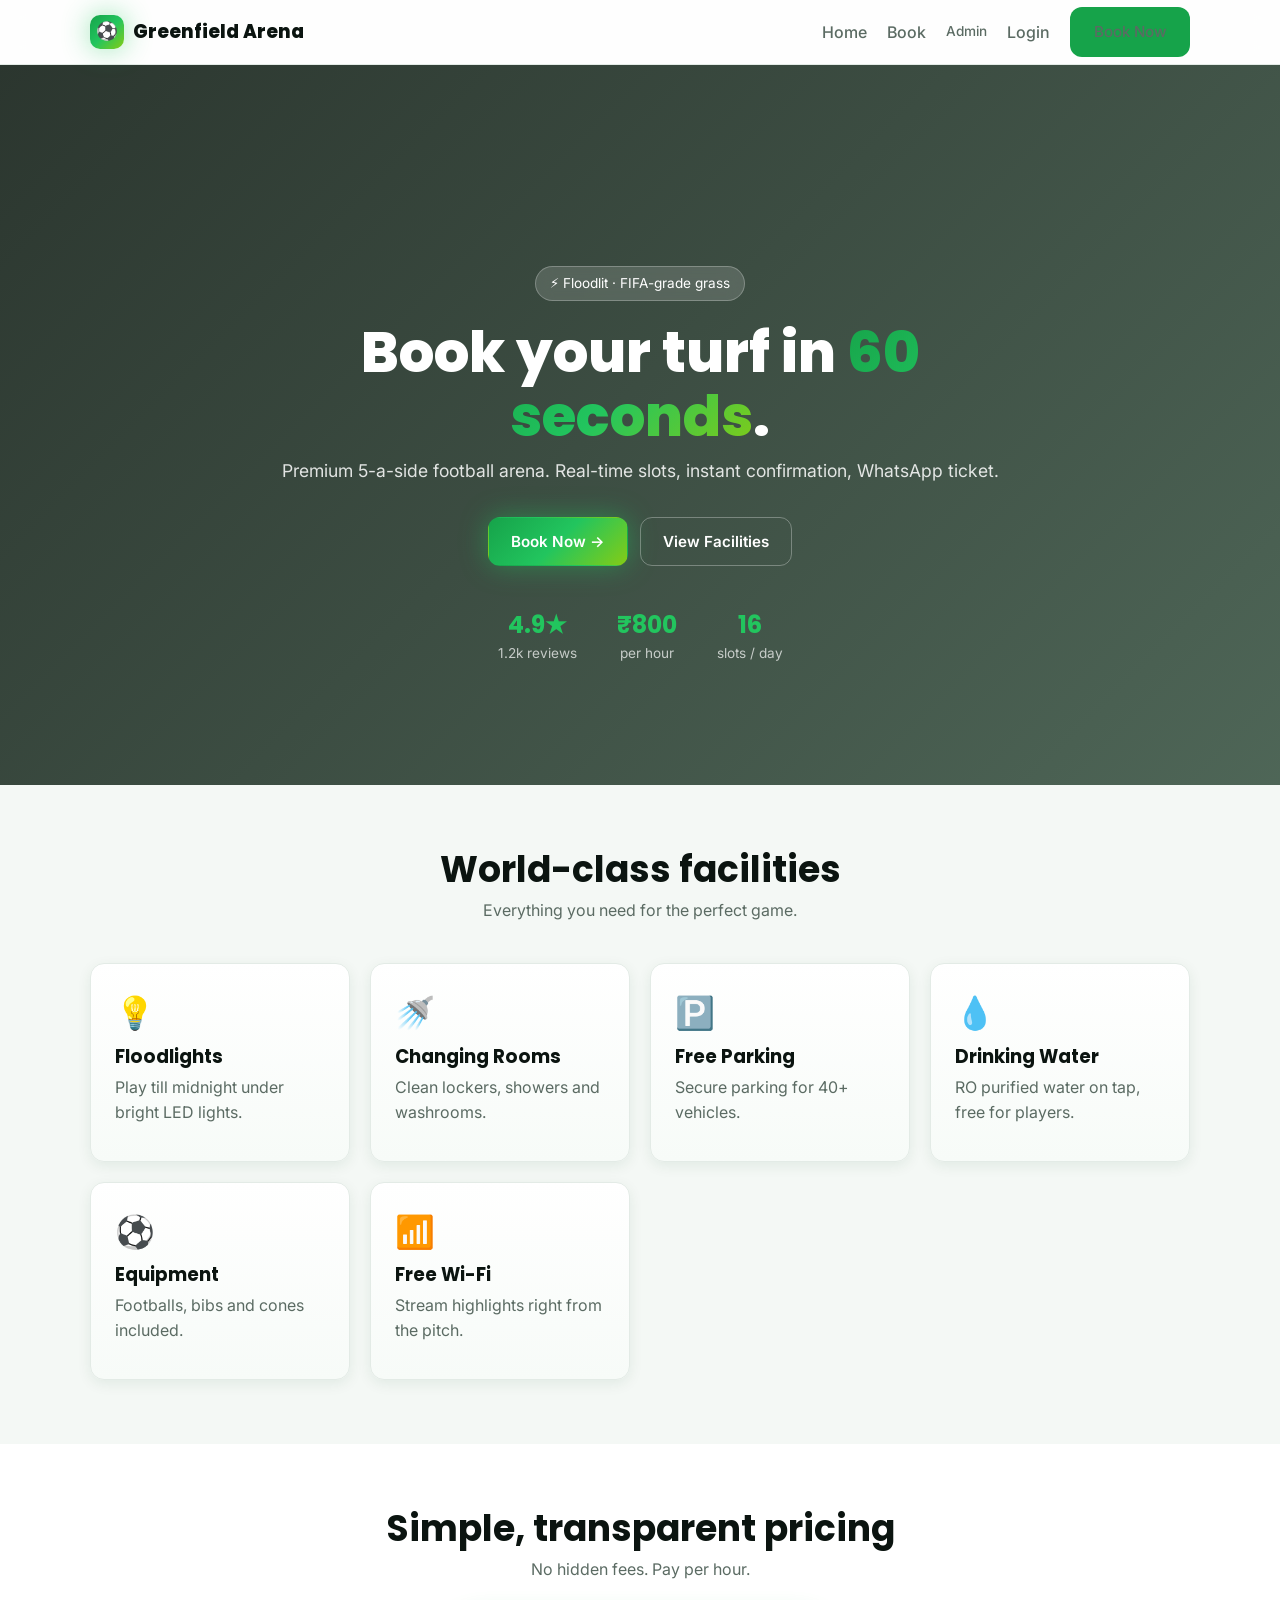
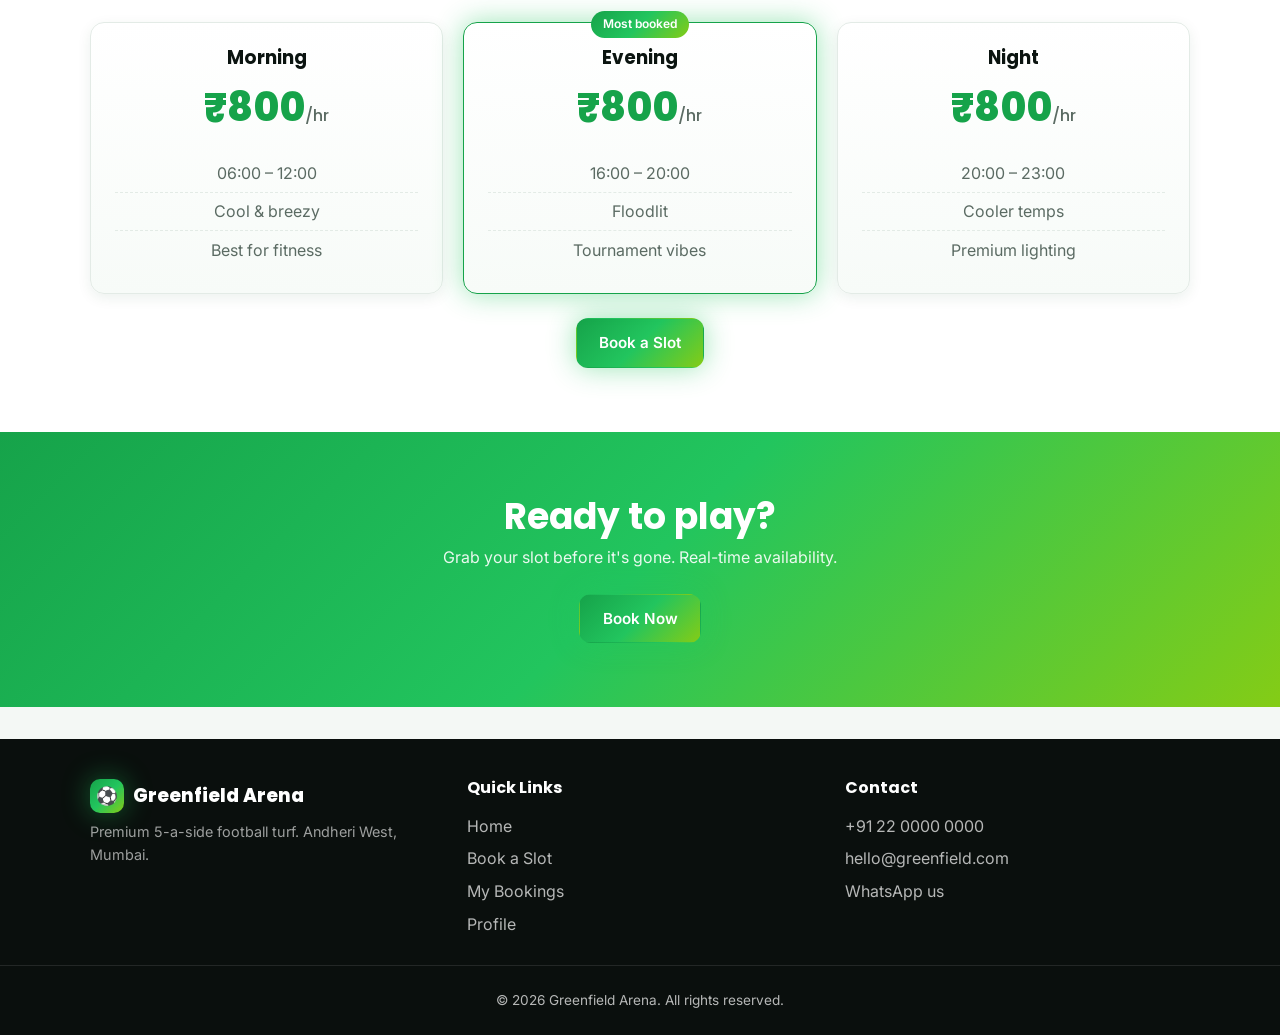
<file: static/index.html>
<!DOCTYPE html>
<html lang="en">
<head>
<meta charset="UTF-8" />
<meta name="viewport" content="width=device-width, initial-scale=1.0" />
<title>Greenfield Arena · Book Your Turf</title>
<meta name="description" content="Book premium 5-a-side football turf slots online. Floodlit, FIFA-grade grass, instant confirmation." />
<link rel="preconnect" href="https://fonts.googleapis.com">
<link rel="preconnect" href="https://fonts.gstatic.com" crossorigin>
<link href="https://fonts.googleapis.com/css2?family=Inter:wght@400;500;600;700&family=Poppins:wght@600;700;800&display=swap" rel="stylesheet">
<link rel="stylesheet" href="css/styles.css" />
</head>
<body>
<div id="navbar"></div>

<main>
  <!-- HERO -->
  <section class="hero">
    <div class="hero-overlay"></div>
    <div class="container hero-inner">
      <span class="badge">⚡ Floodlit · FIFA-grade grass</span>
      <h1>Book your turf in <span class="text-gradient">60 seconds</span>.</h1>
      <p>Premium 5-a-side football arena. Real-time slots, instant confirmation, WhatsApp ticket.</p>
      <div class="hero-cta">
        <a href="pages/book.html" class="btn btn-hero">Book Now →</a>
        <a href="#facilities" class="btn btn-outline">View Facilities</a>
      </div>
      <div class="hero-stats">
        <div><strong>4.9★</strong><span>1.2k reviews</span></div>
        <div><strong>₹800</strong><span>per hour</span></div>
        <div><strong>16</strong><span>slots / day</span></div>
      </div>
    </div>
  </section>

  <!-- FACILITIES -->
  <section id="facilities" class="section">
    <div class="container">
      <h2 class="section-title">World-class facilities</h2>
      <p class="section-sub">Everything you need for the perfect game.</p>
      <div class="grid grid-3">
        <div class="card facility"><div class="icon">💡</div><h3>Floodlights</h3><p>Play till midnight under bright LED lights.</p></div>
        <div class="card facility"><div class="icon">🚿</div><h3>Changing Rooms</h3><p>Clean lockers, showers and washrooms.</p></div>
        <div class="card facility"><div class="icon">🅿️</div><h3>Free Parking</h3><p>Secure parking for 40+ vehicles.</p></div>
        <div class="card facility"><div class="icon">💧</div><h3>Drinking Water</h3><p>RO purified water on tap, free for players.</p></div>
        <div class="card facility"><div class="icon">⚽</div><h3>Equipment</h3><p>Footballs, bibs and cones included.</p></div>
        <div class="card facility"><div class="icon">📶</div><h3>Free Wi-Fi</h3><p>Stream highlights right from the pitch.</p></div>
      </div>
    </div>
  </section>

  <!-- PRICING -->
  <section class="section section-alt">
    <div class="container">
      <h2 class="section-title">Simple, transparent pricing</h2>
      <p class="section-sub">No hidden fees. Pay per hour.</p>
      <div class="grid grid-3">
        <div class="card pricing"><h3>Morning</h3><div class="price">₹800<span>/hr</span></div><ul><li>06:00 – 12:00</li><li>Cool & breezy</li><li>Best for fitness</li></ul></div>
        <div class="card pricing featured"><span class="tag">Most booked</span><h3>Evening</h3><div class="price">₹800<span>/hr</span></div><ul><li>16:00 – 20:00</li><li>Floodlit</li><li>Tournament vibes</li></ul></div>
        <div class="card pricing"><h3>Night</h3><div class="price">₹800<span>/hr</span></div><ul><li>20:00 – 23:00</li><li>Cooler temps</li><li>Premium lighting</li></ul></div>
      </div>
      <div class="center mt-6"><a href="pages/book.html" class="btn btn-hero">Book a Slot</a></div>
    </div>
  </section>

  <!-- CTA -->
  <section class="cta-section">
    <div class="container cta-inner">
      <h2>Ready to play?</h2>
      <p>Grab your slot before it's gone. Real-time availability.</p>
      <a href="pages/book.html" class="btn btn-hero">Book Now</a>
    </div>
  </section>
</main>

<div id="footer"></div>

<div id="toast-root"></div>
<script src="js/app.js"></script>
<script src="js/components.js"></script>
</body>
</html>
</file>
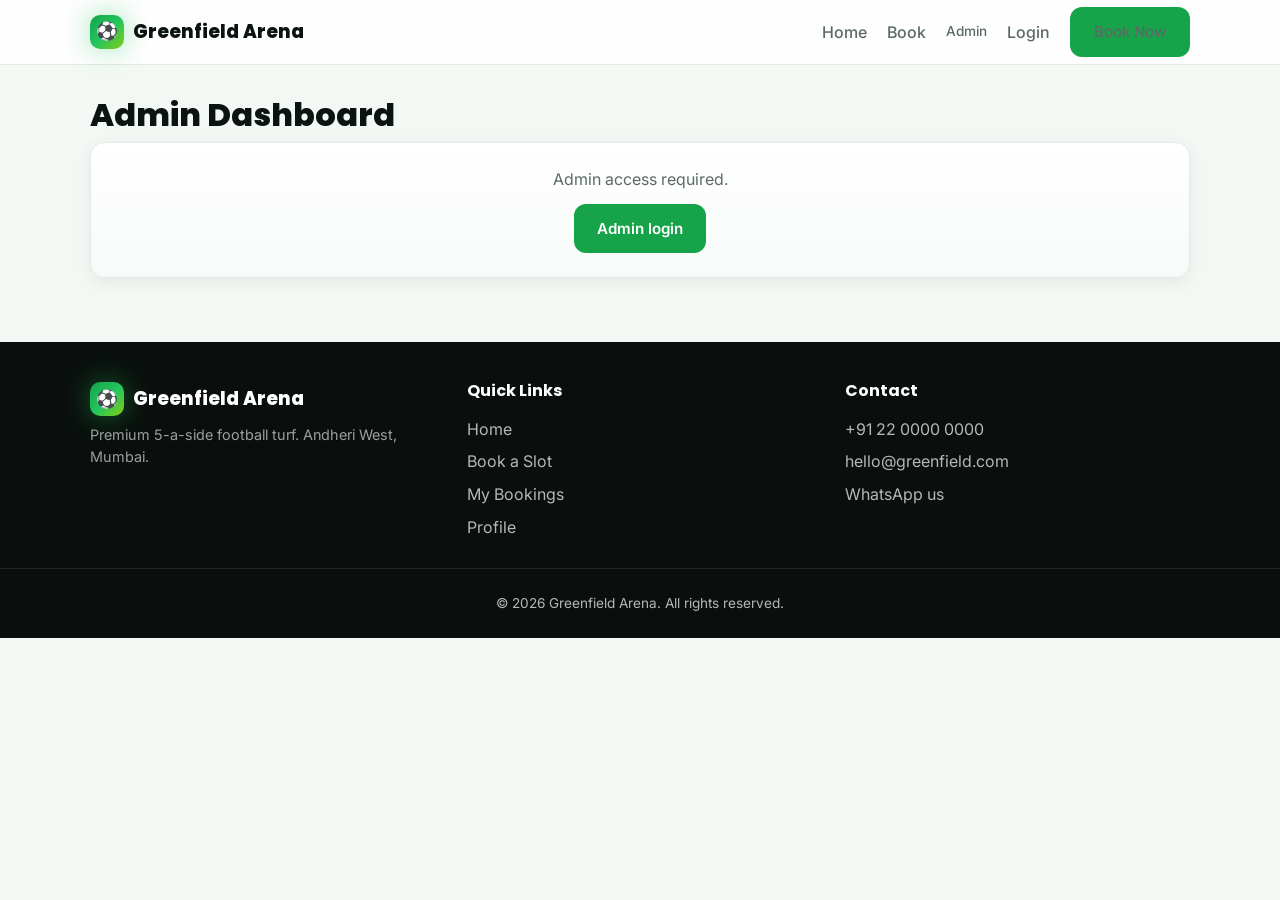
<file: static/pages/admin-dashboard.html>
<!DOCTYPE html>
<html lang="en"><head>
<meta charset="UTF-8"><meta name="viewport" content="width=device-width, initial-scale=1.0">
<title>Admin Dashboard · Greenfield Arena</title>
<link href="https://fonts.googleapis.com/css2?family=Inter:wght@400;500;600;700&family=Poppins:wght@600;700;800&display=swap" rel="stylesheet">
<link rel="stylesheet" href="../css/styles.css">
</head><body>
<div id="navbar"></div>
<main class="container" style="padding:2rem 1.25rem">
  <h1 style="font-size:2rem">Admin Dashboard</h1>
  <div id="content"></div>
</main>
<div id="footer"></div><div id="toast-root"></div>
<script src="../js/app.js"></script><script src="../js/components.js"></script>
<script>
function render() {
  const s = Store.get();
  if (!s.isAdmin) { document.getElementById("content").innerHTML = `<div class="card center"><p>Admin access required.</p><a href="admin-login.html" class="btn btn-primary">Admin login</a></div>`; return; }
  const all = s.bookings;
  const upcoming = all.filter(b => b.status === "upcoming");
  const revenue = all.filter(b => b.status !== "cancelled").reduce((sum, b) => sum + b.amount, 0);
  document.getElementById("content").innerHTML = `
    <div class="grid grid-4" style="margin-bottom:1.5rem">
      <div class="card stat"><div class="label">Total bookings</div><div class="value">${all.length}</div></div>
      <div class="card stat"><div class="label">Upcoming</div><div class="value">${upcoming.length}</div></div>
      <div class="card stat"><div class="label">Revenue</div><div class="value">₹${revenue}</div></div>
      <div class="card stat"><div class="label">Avg / booking</div><div class="value">₹${all.length ? Math.round(revenue / Math.max(1, all.length - all.filter(b=>b.status==='cancelled').length)) : 0}</div></div>
    </div>
    <div class="card" style="margin-bottom:1rem;display:flex;gap:.75rem;flex-wrap:wrap;align-items:end">
      <div style="flex:1;min-width:160px"><label>Search</label><input id="q" placeholder="Name or ID"></div>
      <div style="min-width:160px"><label>Status</label>
        <select id="fstatus">
          <option value="">All</option>
          <option value="upcoming">Upcoming</option>
          <option value="completed">Completed</option>
          <option value="cancelled">Cancelled</option>
        </select>
      </div>
      <div style="min-width:160px"><label>Date</label><input id="fdate" type="date"></div>
    </div>
    <div class="table-wrap"><table id="tbl">
      <thead><tr><th>ID</th><th>Name</th><th>WhatsApp</th><th>Date</th><th>Slots</th><th>Amount</th><th>Status</th><th></th></tr></thead>
      <tbody></tbody>
    </table></div>`;
  const renderRows = () => {
    const q = document.getElementById("q").value.toLowerCase();
    const fs = document.getElementById("fstatus").value;
    const fd = document.getElementById("fdate").value;
    const rows = all.filter(b =>
      (!q || b.name.toLowerCase().includes(q) || b.id.toLowerCase().includes(q)) &&
      (!fs || b.status === fs) && (!fd || b.date === fd)
    ).sort((a,b) => b.createdAt.localeCompare(a.createdAt));
    document.querySelector("#tbl tbody").innerHTML = rows.length ? rows.map(b => `
      <tr><td><code>${b.id}</code></td><td>${b.name}</td><td>${b.whatsapp}</td>
      <td>${fmtDate(b.date)}</td><td>${b.slotIds.map(x=>x.split("-")[0]).join(", ")}</td>
      <td>₹${b.amount}</td><td><span class="status-pill status-${b.status}">${b.status}</span></td>
      <td>${b.status === "upcoming" ? `<button class="btn btn-danger" data-cancel="${b.id}">Cancel</button>` : ""}</td></tr>`).join("")
      : `<tr><td colspan="8" style="text-align:center;color:var(--text-muted);padding:2rem">No bookings match your filters.</td></tr>`;
    document.querySelectorAll("[data-cancel]").forEach(btn => btn.addEventListener("click", () => {
      Store.cancelBooking(btn.dataset.cancel); toast("Cancelled", "success"); render();
    }));
  };
  ["q","fstatus","fdate"].forEach(id => document.getElementById(id).addEventListener("input", renderRows));
  renderRows();
}
render();
</script>
</body></html>
</file>
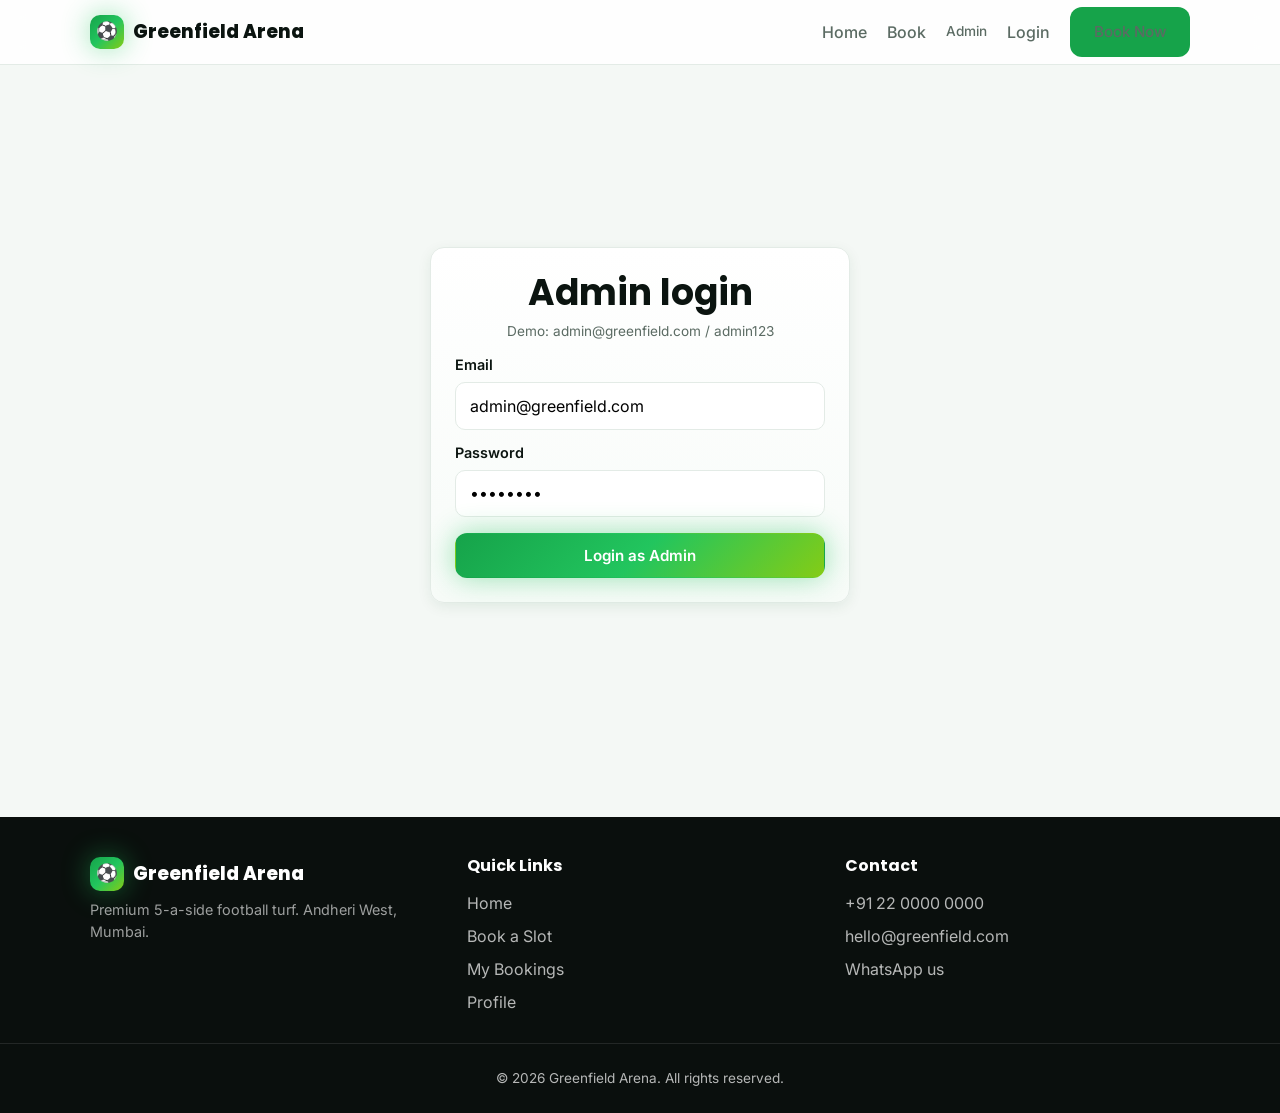
<file: static/pages/admin-login.html>
<!DOCTYPE html>
<html lang="en"><head>
<meta charset="UTF-8"><meta name="viewport" content="width=device-width, initial-scale=1.0">
<title>Admin Login · Greenfield Arena</title>
<link href="https://fonts.googleapis.com/css2?family=Inter:wght@400;500;600;700&family=Poppins:wght@600;700;800&display=swap" rel="stylesheet">
<link rel="stylesheet" href="../css/styles.css">
</head><body>
<div id="navbar"></div>
<main class="auth-wrap">
  <div class="card auth-card">
    <h2>Admin login</h2>
    <p style="text-align:center;font-size:.85rem;color:var(--text-muted)">Demo: admin@greenfield.com / admin123</p>
    <div style="margin-top:.75rem"><label>Email</label><input id="f-email" type="email" value="admin@greenfield.com"></div>
    <div style="margin-top:.75rem"><label>Password</label><input id="f-pass" type="password" value="admin123"></div>
    <button class="btn btn-hero btn-block" id="submit-btn" style="margin-top:1rem">Login as Admin</button>
  </div>
</main>
<div id="footer"></div><div id="toast-root"></div>
<script src="../js/app.js"></script><script src="../js/components.js"></script>
<script>
document.getElementById("submit-btn").addEventListener("click", () => {
  const r = Store.adminLogin(document.getElementById("f-email").value.trim(), document.getElementById("f-pass").value);
  if (!r.ok) { toast(r.error, "error"); return; }
  toast("Welcome, admin!", "success");
  setTimeout(() => { location.href = "/admin"; }, 500);
});
</script>
</body></html>
</file>
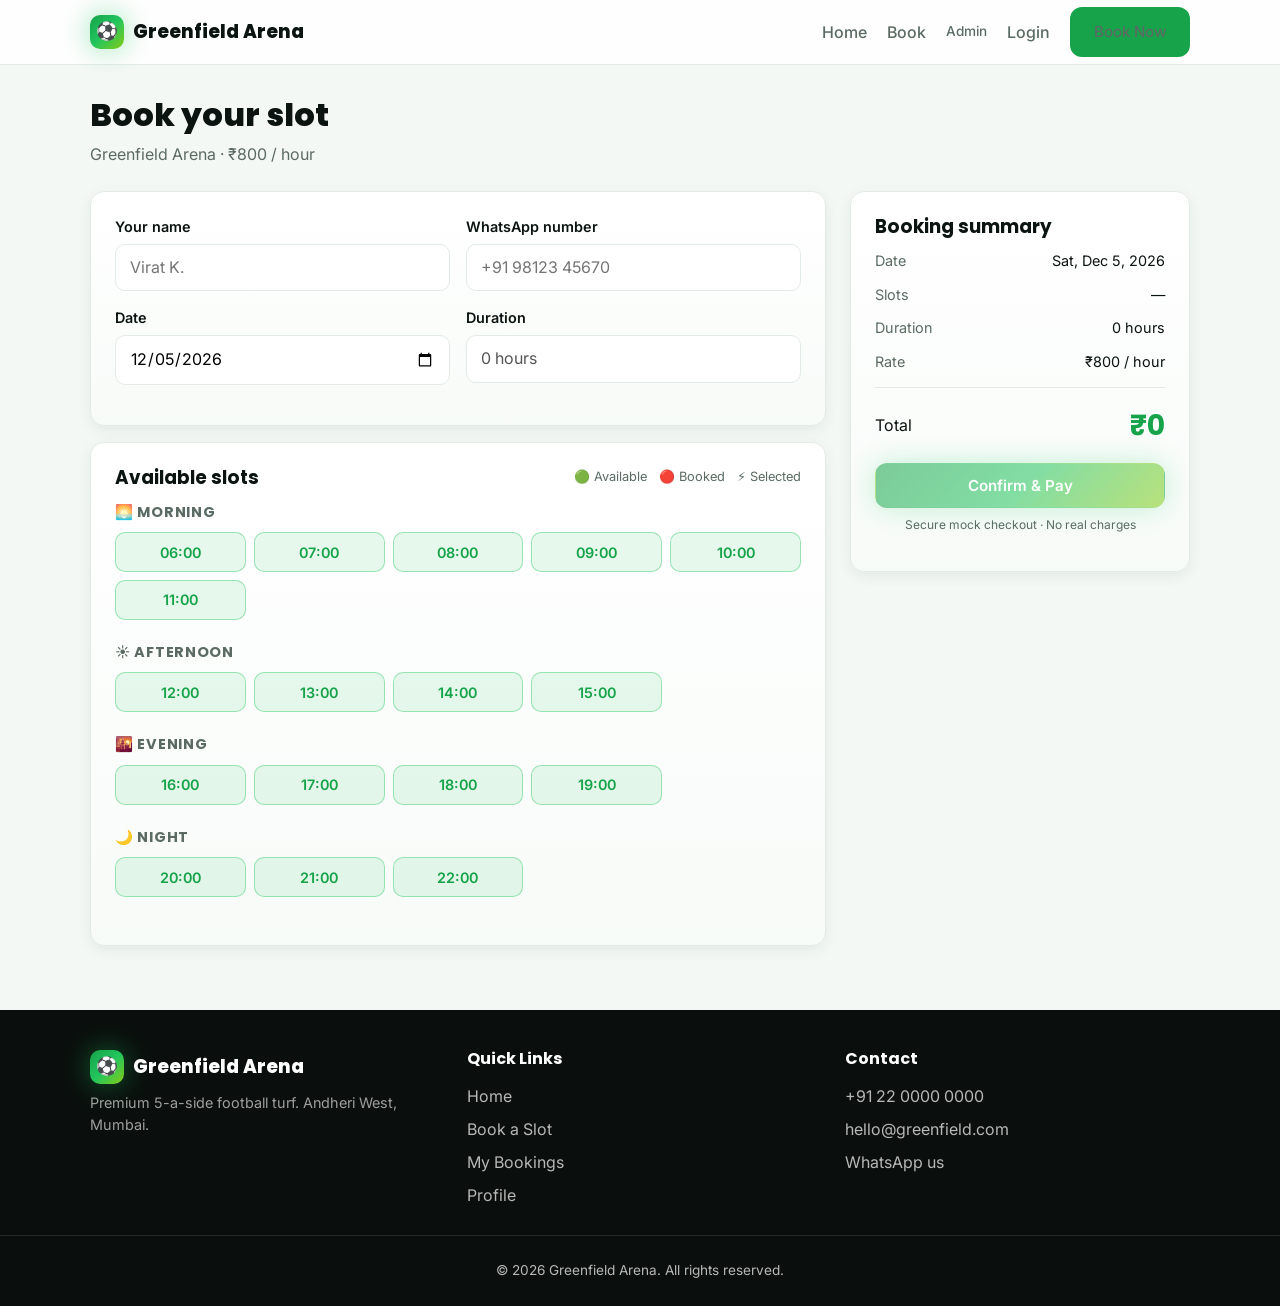
<file: static/pages/book.html>
<!DOCTYPE html>
<html lang="en">
<head>
<meta charset="UTF-8" />
<meta name="viewport" content="width=device-width, initial-scale=1.0" />
<title>Book a Slot · Greenfield Arena</title>
<link href="https://fonts.googleapis.com/css2?family=Inter:wght@400;500;600;700&family=Poppins:wght@600;700;800&display=swap" rel="stylesheet">
<link rel="stylesheet" href="../css/styles.css" />
</head>
<body>
<div id="navbar"></div>

<main class="container" style="padding:2rem 1.25rem">
  <h1 style="font-size:2rem">Book your slot</h1>
  <p style="margin-bottom:1.5rem">Greenfield Arena · ₹800 / hour</p>

  <div class="book-grid">
    <div>
      <div class="card">
        <div class="form-row">
          <div><label>Your name</label><input id="f-name" placeholder="Virat K." /></div>
          <div><label>WhatsApp number</label><input id="f-wa" placeholder="+91 98123 45670" /></div>
          <div><label>Date</label><input id="f-date" type="date" /></div>
          <div><label>Duration</label><input id="f-duration" value="0 hours" disabled /></div>
        </div>
      </div>

      <div class="card" style="margin-top:1rem">
        <div style="display:flex;justify-content:space-between;align-items:center;margin-bottom:1rem;flex-wrap:wrap;gap:.5rem">
          <h3 style="margin:0">Available slots</h3>
          <div style="display:flex;gap:.75rem;font-size:.8rem;color:var(--text-muted)">
            <span>🟢 Available</span><span>🔴 Booked</span><span>⚡ Selected</span>
          </div>
        </div>
        <div id="slots-container"><div class="loading"><div class="spinner"></div>Loading slots…</div></div>
      </div>
    </div>

    <div>
      <div class="card summary">
        <h3>Booking summary</h3>
        <div class="summary-row"><span>Date</span><span id="s-date">—</span></div>
        <div class="summary-row"><span>Slots</span><span id="s-slots">—</span></div>
        <div class="summary-row"><span>Duration</span><span id="s-duration">0 hours</span></div>
        <div class="summary-row"><span>Rate</span><span>₹800 / hour</span></div>
        <div class="total"><span>Total</span><strong id="s-total">₹0</strong></div>
        <button id="confirm-btn" class="btn btn-hero btn-block" style="margin-top:1rem" disabled>Confirm & Pay</button>
        <p style="text-align:center;font-size:.75rem;color:var(--text-muted);margin-top:.5rem">Secure mock checkout · No real charges</p>
      </div>
    </div>
  </div>
</main>

<div id="footer"></div>
<div id="toast-root"></div>
<script src="../js/app.js"></script>
<script src="../js/components.js"></script>
<script>
const periodIcons = { Morning: "🌅", Afternoon: "☀️", Evening: "🌇", Night: "🌙" };
let selected = [];
const dateInput = document.getElementById("f-date");
dateInput.value = todayIso();
dateInput.min = todayIso();

const user = Store.get().user;
if (user) {
  document.getElementById("f-name").value = user.name || "";
  document.getElementById("f-wa").value = user.whatsapp || "";
}

function renderSlots() {
  const container = document.getElementById("slots-container");
  container.innerHTML = `<div class="loading"><div class="spinner"></div>Loading slots…</div>`;
  selected = [];
  updateSummary();
  setTimeout(() => {
    try {
      const date = dateInput.value;
      const isToday = date === todayIso();
      const nowHour = new Date().getHours();
      let html = "";
      for (const period of ["Morning","Afternoon","Evening","Night"]) {
        html += `<div class="slot-section"><h4>${periodIcons[period]} ${period}</h4><div class="slot-grid">`;
        for (const slot of SLOTS_BY_PERIOD[period]) {
          const booked = Store.isSlotBooked(date, slot.id);
          const past = isToday && parseInt(slot.id.slice(0, 2), 10) <= nowHour;
          const cls = (booked || past) ? "booked" : "available";
          html += `<button type="button" class="slot ${cls}" data-id="${slot.id}" ${booked || past ? "disabled" : ""}>${slot.start}</button>`;
        }
        html += `</div></div>`;
      }
      container.innerHTML = html;
      container.querySelectorAll(".slot.available, .slot.selected").forEach(btn => {
        btn.addEventListener("click", () => {
          const id = btn.dataset.id;
          if (selected.includes(id)) { selected = selected.filter(s => s !== id); btn.classList.remove("selected"); btn.classList.add("available"); }
          else { selected.push(id); btn.classList.remove("available"); btn.classList.add("selected"); }
          updateSummary();
        });
      });
    } catch (e) {
      console.error(e);
      container.innerHTML = `<div class="loading" style="color:var(--danger)">Could not load slots. Check that the server is running and try again.</div>`;
      toast("Could not load slots", "error");
    }
  }, 350);
}
function updateSummary() {
  document.getElementById("s-date").textContent = fmtDate(dateInput.value);
  document.getElementById("s-slots").textContent = selected.length ? selected.map(s => s.split("-")[0]).join(", ") : "—";
  const dur = `${selected.length} hour${selected.length === 1 ? "" : "s"}`;
  document.getElementById("s-duration").textContent = dur;
  document.getElementById("f-duration").value = dur;
  document.getElementById("s-total").textContent = "₹" + (selected.length * PRICE_PER_HOUR);
  document.getElementById("confirm-btn").disabled = selected.length === 0;
}
dateInput.addEventListener("change", renderSlots);
renderSlots();

document.getElementById("confirm-btn").addEventListener("click", () => {
  const u = Store.get().user;
  if (!u) { toast("Please login to book", "error"); setTimeout(() => location.href = "login.html?next=book", 600); return; }
  const name = document.getElementById("f-name").value.trim();
  const wa = document.getElementById("f-wa").value.trim();
  if (!name || !/^\+?\d{10,}$/.test(wa.replace(/\s/g,""))) { toast("Enter name and valid WhatsApp", "error"); return; }
  if (selected.length === 0) { toast("Select at least one slot", "error"); return; }
  const btn = document.getElementById("confirm-btn");
  btn.disabled = true; btn.textContent = "Confirming…";
  setTimeout(() => {
    const result = Store.createBooking({ name, whatsapp: wa, date: dateInput.value, slotIds: selected, amount: selected.length * PRICE_PER_HOUR, paymentMethod: "upi" });
    if (result.error) { toast(result.error, "error"); btn.disabled = false; btn.textContent = "Confirm & Pay"; return; }
    toast("Booking confirmed! 🎉", "success");
    setTimeout(() => location.href = "confirmation.html?id=" + result.id, 500);
  }, 800);
});
</script>
</body>
</html>
</file>
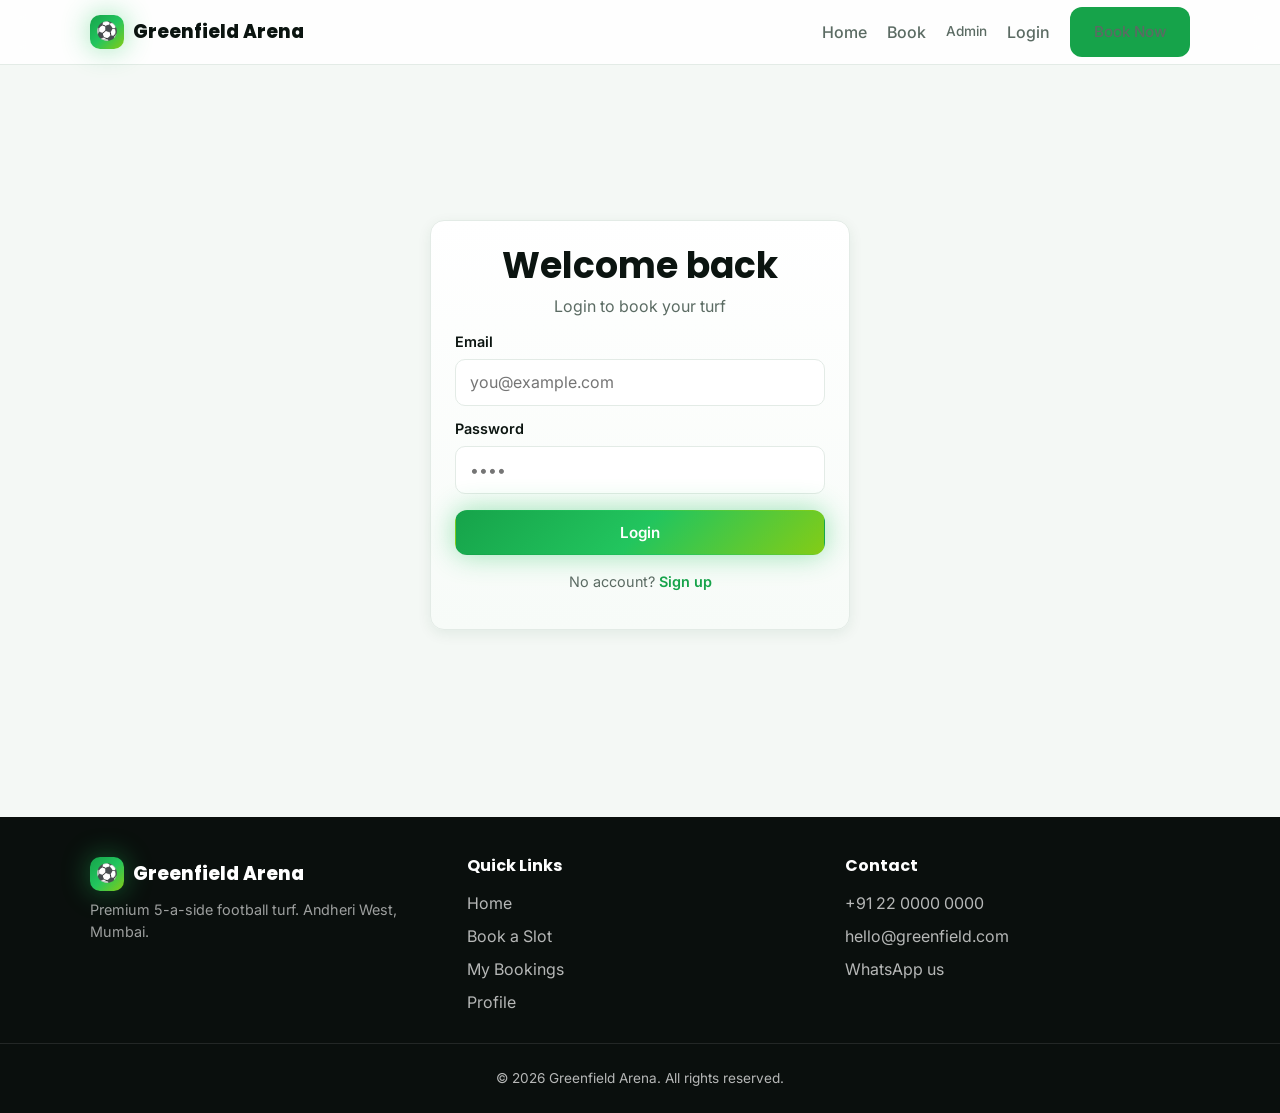
<file: static/pages/login.html>
<!DOCTYPE html>
<html lang="en"><head>
<meta charset="UTF-8"><meta name="viewport" content="width=device-width, initial-scale=1.0">
<title>Login · Greenfield Arena</title>
<link href="https://fonts.googleapis.com/css2?family=Inter:wght@400;500;600;700&family=Poppins:wght@600;700;800&display=swap" rel="stylesheet">
<link rel="stylesheet" href="../css/styles.css">
</head><body>
<div id="navbar"></div>
<main class="auth-wrap">
  <div class="card auth-card">
    <h2 id="title">Welcome back</h2>
    <p style="text-align:center" id="sub">Login to book your turf</p>
    <div id="signup-name" style="display:none"><label>Name</label><input id="f-name" placeholder="Your name"></div>
    <div style="margin-top:.75rem"><label>Email</label><input id="f-email" type="email" placeholder="you@example.com"></div>
    <div style="margin-top:.75rem"><label>Password</label><input id="f-pass" type="password" placeholder="••••"></div>
    <button class="btn btn-hero btn-block" id="submit-btn" style="margin-top:1rem">Login</button>
    <p class="auth-switch">
      <span id="switch-text">No account?</span>
      <a href="#" id="switch-link">Sign up</a>
    </p>
  </div>
</main>
<div id="footer"></div><div id="toast-root"></div>
<script src="../js/app.js"></script><script src="../js/components.js"></script>
<script>
let mode = "login";
const next = qs("next");
function applyMode() {
  document.getElementById("title").textContent = mode === "login" ? "Welcome back" : "Create account";
  document.getElementById("sub").textContent = mode === "login" ? "Login to book your turf" : "Sign up to start booking";
  document.getElementById("signup-name").style.display = mode === "login" ? "none" : "block";
  document.getElementById("submit-btn").textContent = mode === "login" ? "Login" : "Sign up";
  document.getElementById("switch-text").textContent = mode === "login" ? "No account?" : "Have an account?";
  document.getElementById("switch-link").textContent = mode === "login" ? "Sign up" : "Login";
}
document.getElementById("switch-link").addEventListener("click", e => { e.preventDefault(); mode = mode === "login" ? "signup" : "login"; applyMode(); });
document.getElementById("submit-btn").addEventListener("click", () => {
  const email = document.getElementById("f-email").value.trim();
  const pass = document.getElementById("f-pass").value;
  const name = document.getElementById("f-name")?.value.trim() || "";
  const r = mode === "login" ? Store.login(email, pass) : Store.signup(name, email, pass);
  if (!r.ok) { toast(r.error, "error"); return; }
  toast("Welcome!", "success");
  setTimeout(() => {
    if (next) {
      location.href = location.pathname.includes("/pages/") ? next + ".html" : "/" + next;
    } else {
      location.href = location.pathname.includes("/pages/") ? "../index.html" : "/";
    }
  }, 500);
});
applyMode();
</script>
</body></html>
</file>
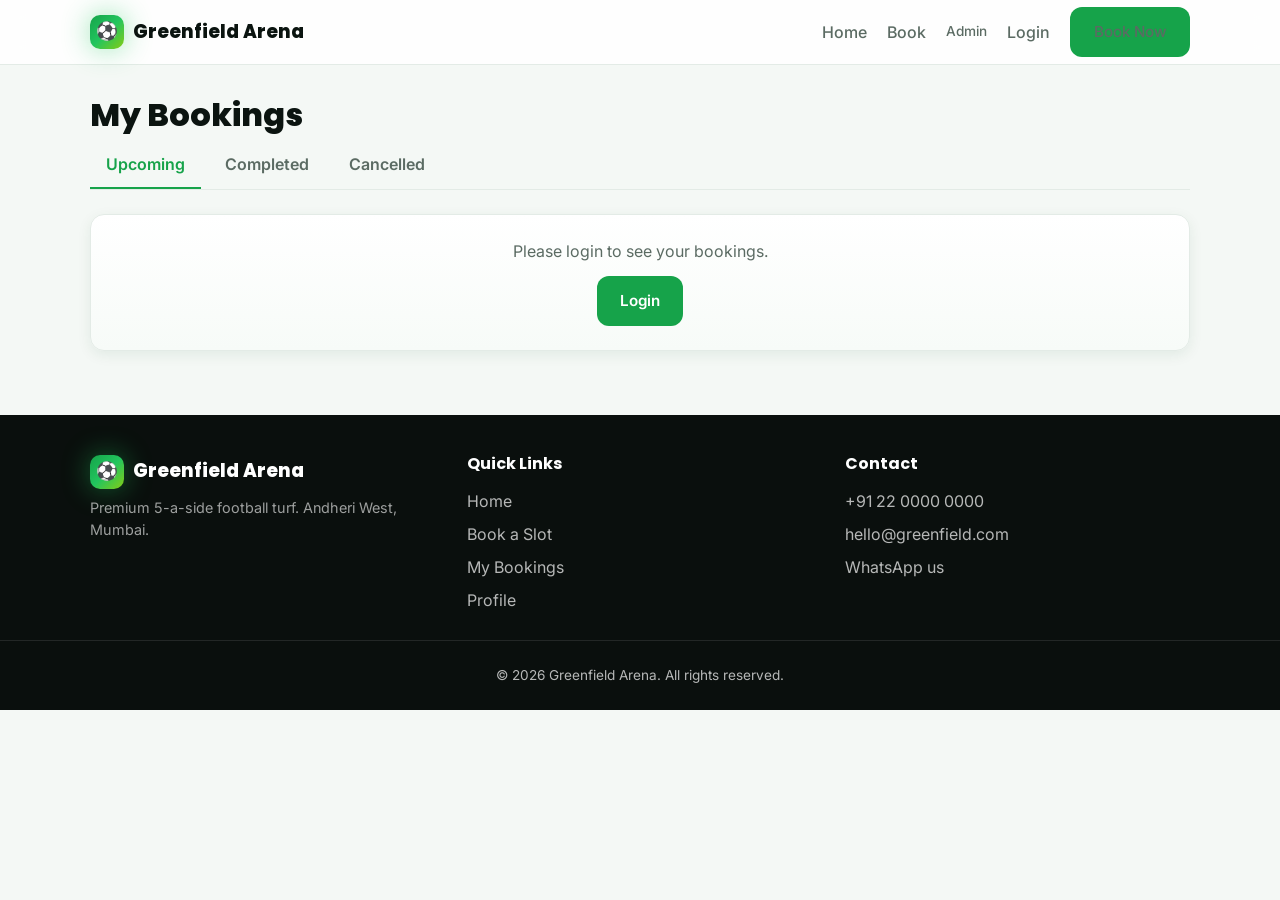
<file: static/pages/my-bookings.html>
<!DOCTYPE html>
<html lang="en"><head>
<meta charset="UTF-8"><meta name="viewport" content="width=device-width, initial-scale=1.0">
<title>My Bookings · Greenfield Arena</title>
<link href="https://fonts.googleapis.com/css2?family=Inter:wght@400;500;600;700&family=Poppins:wght@600;700;800&display=swap" rel="stylesheet">
<link rel="stylesheet" href="../css/styles.css">
</head><body>
<div id="navbar"></div>
<main class="container" style="padding:2rem 1.25rem">
  <h1 style="font-size:2rem">My Bookings</h1>
  <div class="tabs" id="tabs">
    <button class="tab active" data-status="upcoming">Upcoming</button>
    <button class="tab" data-status="completed">Completed</button>
    <button class="tab" data-status="cancelled">Cancelled</button>
  </div>
  <div id="list"></div>
</main>
<div id="footer"></div><div id="toast-root"></div>
<script src="../js/app.js"></script><script src="../js/components.js"></script>
<script>
let active = "upcoming";
function render() {
  const u = Store.get().user;
  if (!u) { document.getElementById("list").innerHTML = `<div class="card center"><p>Please login to see your bookings.</p><a href="login.html" class="btn btn-primary">Login</a></div>`; return; }
  const items = Store.get().bookings.filter(b => b.userId === u.id && b.status === active);
  if (!items.length) { document.getElementById("list").innerHTML = `<div class="card center"><p>No ${active} bookings yet.</p></div>`; return; }
  document.getElementById("list").innerHTML = items.map(b => `
    <div class="card" style="margin-bottom:.75rem;display:flex;justify-content:space-between;align-items:center;flex-wrap:wrap;gap:1rem">
      <div>
        <div style="font-weight:700;font-family:Poppins">${b.id}</div>
        <div style="color:var(--text-muted);font-size:.9rem">${fmtDate(b.date)} · ${b.slotIds.map(s=>s.split("-")[0]).join(", ")} · ${b.slotIds.length}h</div>
        <span class="status-pill status-${b.status}" style="margin-top:.35rem;display:inline-block">${b.status}</span>
      </div>
      <div style="display:flex;gap:.5rem;align-items:center">
        <strong style="font-family:Poppins;font-size:1.25rem">₹${b.amount}</strong>
        <a class="btn btn-ghost" href="confirmation.html?id=${b.id}">View</a>
        ${b.status === "upcoming" ? `<button class="btn btn-danger" data-cancel="${b.id}">Cancel</button>` : ""}
      </div>
    </div>`).join("");
  document.querySelectorAll("[data-cancel]").forEach(btn => btn.addEventListener("click", () => {
    if (!confirm("Cancel this booking?")) return;
    Store.cancelBooking(btn.dataset.cancel); toast("Booking cancelled", "success"); render();
  }));
}
document.querySelectorAll("#tabs .tab").forEach(t => t.addEventListener("click", () => {
  document.querySelectorAll("#tabs .tab").forEach(x => x.classList.remove("active"));
  t.classList.add("active"); active = t.dataset.status; render();
}));
render();
</script>
</body></html>
</file>
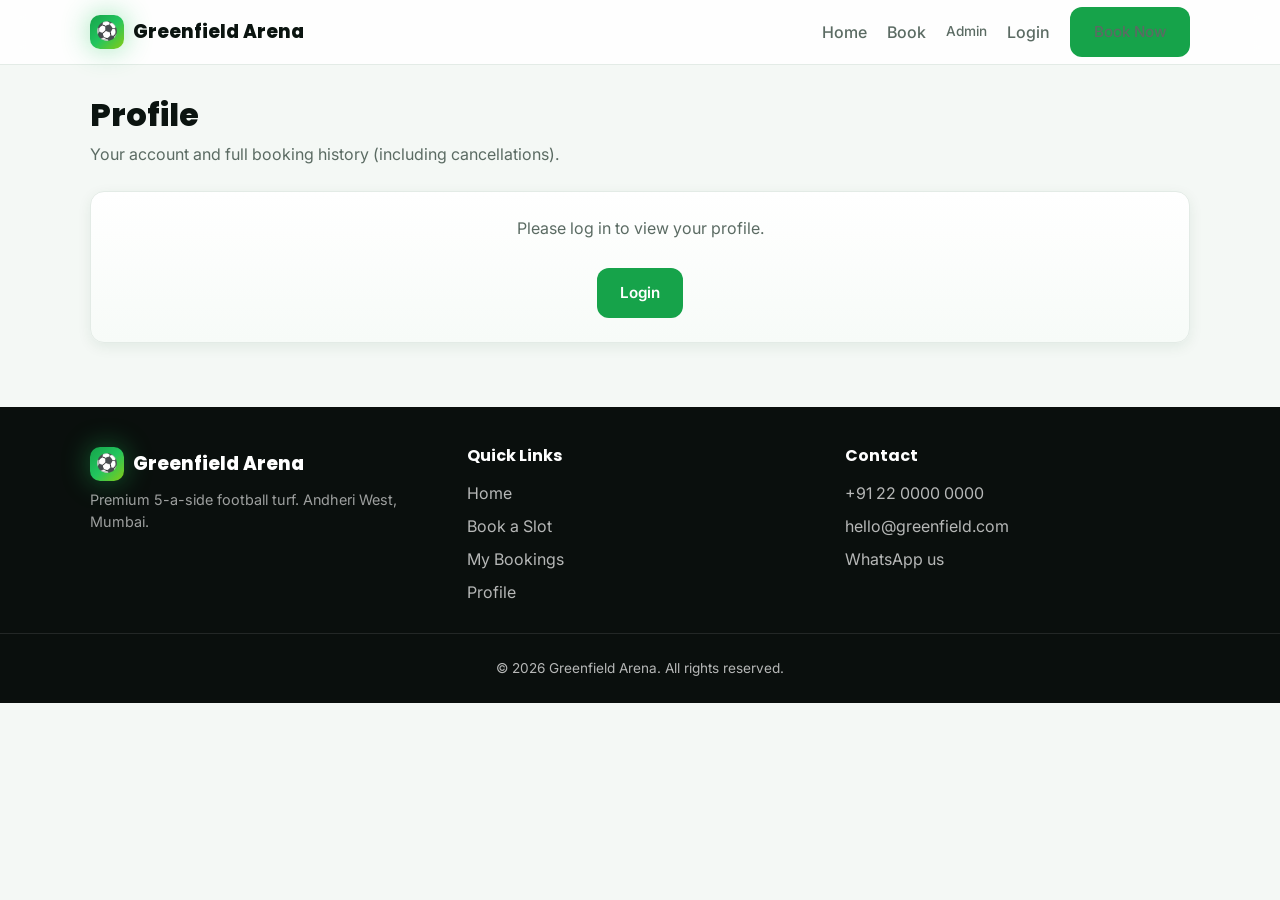
<file: static/pages/profile.html>
<!DOCTYPE html>
<html lang="en">
<head>
<meta charset="UTF-8" />
<meta name="viewport" content="width=device-width, initial-scale=1.0" />
<title>Profile · Greenfield Arena</title>
<link href="https://fonts.googleapis.com/css2?family=Inter:wght@400;500;600;700&family=Poppins:wght@600;700;800&display=swap" rel="stylesheet" />
<link rel="stylesheet" href="../css/styles.css" />
</head>
<body>
<div id="navbar"></div>
<main class="container" style="padding:2rem 1.25rem">
  <h1 style="font-size:2rem;font-family:Poppins">Profile</h1>
  <p style="color:var(--text-muted);margin-bottom:1.5rem">Your account and full booking history (including cancellations).</p>

  <div id="guest-msg" style="display:none" class="card center">
    <p>Please log in to view your profile.</p>
    <a href="login.html" class="btn btn-primary" style="margin-top:1rem">Login</a>
  </div>

  <div id="profile-content" style="display:none">
    <div class="card" style="margin-bottom:1.25rem">
      <h3 style="margin:0 0 .75rem;font-family:Poppins">Account</h3>
      <div class="summary-row"><span>Name</span><span id="acc-name">—</span></div>
      <div class="summary-row"><span>Email</span><span id="acc-email">—</span></div>
      <div class="summary-row"><span>WhatsApp</span><span id="acc-wa">—</span></div>
    </div>

    <div class="card" style="margin-bottom:1rem">
      <h3 style="margin:0 0 .5rem;font-family:Poppins">Bookings</h3>
      <p style="font-size:.85rem;color:var(--text-muted);margin:0 0 1rem">Upcoming slots can be cancelled here. Completed and cancelled rows are kept for your records.</p>
      <div class="tabs" id="tabs">
        <button type="button" class="tab active" data-status="upcoming">Upcoming</button>
        <button type="button" class="tab" data-status="completed">Completed</button>
        <button type="button" class="tab" data-status="cancelled">Cancelled</button>
      </div>
      <div id="list" style="margin-top:1rem"></div>
    </div>
  </div>
</main>
<div id="footer"></div>
<div id="toast-root"></div>
<script src="../js/app.js"></script>
<script src="../js/components.js"></script>
<script>
let active = "upcoming";

function sameUser(b, u) {
  return Number(b.userId) === Number(u.id);
}

function renderAccount(u) {
  document.getElementById("acc-name").textContent = u.name || "—";
  document.getElementById("acc-email").textContent = u.email || "—";
  document.getElementById("acc-wa").textContent = u.whatsapp && u.whatsapp.trim() ? u.whatsapp : "—";
}

function renderList() {
  const u = Store.get().user;
  const items = Store.get().bookings.filter(b => sameUser(b, u) && b.status === active);
  const list = document.getElementById("list");
  if (!items.length) {
    list.innerHTML = `<div class="center" style="padding:1.5rem;color:var(--text-muted)">No ${active} bookings.</div>`;
    return;
  }
  list.innerHTML = items.map(b => `
    <div class="card" style="margin-bottom:.75rem;display:flex;justify-content:space-between;align-items:center;flex-wrap:wrap;gap:1rem">
      <div>
        <div style="font-weight:700;font-family:Poppins">${b.id}</div>
        <div style="color:var(--text-muted);font-size:.9rem">${fmtDate(b.date)} · ${b.slotIds.map(s => s.split("-")[0]).join(", ")} · ${b.slotIds.length}h</div>
        <div style="font-size:.8rem;color:var(--text-muted);margin-top:.25rem">Paid via ${b.paymentMethod || "upi"} · ${b.createdAt ? new Date(b.createdAt).toLocaleString() : ""}</div>
        <span class="status-pill status-${b.status}" style="margin-top:.35rem;display:inline-block">${b.status}</span>
      </div>
      <div style="display:flex;gap:.5rem;align-items:center;flex-wrap:wrap">
        <strong style="font-family:Poppins;font-size:1.25rem">₹${b.amount}</strong>
        <a class="btn btn-ghost" href="confirmation.html?id=${encodeURIComponent(b.id)}">Receipt</a>
        ${b.status === "upcoming" ? `<button type="button" class="btn btn-danger" data-cancel="${b.id}">Cancel</button>` : ""}
      </div>
    </div>`).join("");
  document.querySelectorAll("[data-cancel]").forEach(btn => {
    btn.addEventListener("click", () => {
      if (!confirm("Cancel this booking?")) return;
      Store.cancelBooking(btn.dataset.cancel);
      toast("Booking cancelled", "success");
      Store.refreshStatuses();
      renderAccount(Store.get().user);
      renderList();
    });
  });
}

function init() {
  const u = Store.get().user;
  if (!u) {
    document.getElementById("guest-msg").style.display = "block";
    return;
  }
  document.getElementById("profile-content").style.display = "block";
  renderAccount(u);
  renderList();
}

document.querySelectorAll("#tabs .tab").forEach(t => {
  t.addEventListener("click", () => {
    document.querySelectorAll("#tabs .tab").forEach(x => x.classList.remove("active"));
    t.classList.add("active");
    active = t.dataset.status;
    renderList();
  });
});

Store.refreshStatuses();
init();
</script>
</body>
</html>
</file>
<file: static/css/styles.css>
/* ===== Greenfield Arena · Sporty & Energetic Theme ===== */
:root {
  --bg: #0a0f0d;
  --bg-soft: #0f1814;
  --surface: #ffffff;
  --surface-alt: #f4f8f5;
  --text: #0b1410;
  --text-muted: #5b6b63;
  --border: #e3ebe6;
  --primary: #16a34a;
  --primary-glow: #22c55e;
  --accent: #84cc16;
  --danger: #ef4444;
  --success: #16a34a;
  --warning: #f59e0b;
  --shadow-soft: 0 4px 14px rgba(16, 80, 40, 0.08);
  --shadow-elegant: 0 18px 40px -12px rgba(16, 80, 40, 0.25);
  --shadow-glow: 0 0 28px rgba(34, 197, 94, 0.45);
  --radius: 14px;
  --gradient-primary: linear-gradient(135deg, #16a34a 0%, #22c55e 50%, #84cc16 100%);
  --gradient-card: linear-gradient(180deg, #ffffff 0%, #f7fbf8 100%);
  --gradient-hero: linear-gradient(135deg, rgba(8,20,12,0.85) 0%, rgba(8,40,20,0.7) 100%);
}

* { box-sizing: border-box; }
html, body { margin: 0; padding: 0; }
body {
  font-family: 'Inter', system-ui, -apple-system, sans-serif;
  background: var(--surface-alt);
  color: var(--text);
  line-height: 1.55;
  -webkit-font-smoothing: antialiased;
}
h1,h2,h3,h4 { font-family: 'Poppins', 'Inter', sans-serif; margin: 0 0 .5rem; line-height: 1.15; }
h1 { font-size: clamp(2rem, 5vw, 3.5rem); font-weight: 800; }
h2 { font-size: clamp(1.5rem, 3.5vw, 2.25rem); font-weight: 700; }
h3 { font-size: 1.15rem; font-weight: 700; }
p { margin: 0 0 .75rem; color: var(--text-muted); }
a { color: inherit; text-decoration: none; }

.container { max-width: 1140px; margin: 0 auto; padding: 0 1.25rem; }
.center { text-align: center; }
.mt-6 { margin-top: 1.5rem; }
.text-gradient { background: var(--gradient-primary); -webkit-background-clip: text; background-clip: text; color: transparent; }

/* ===== Navbar ===== */
.nav {
  position: sticky; top: 0; z-index: 50;
  background: rgba(255,255,255,0.85); backdrop-filter: blur(12px);
  border-bottom: 1px solid var(--border);
}
.nav-inner { display: flex; align-items: center; justify-content: space-between; height: 64px; }
.brand { display: flex; align-items: center; gap: .55rem; font-family: 'Poppins'; font-weight: 800; font-size: 1.15rem; }
.brand-logo {
  width: 34px; height: 34px; border-radius: 10px;
  background: var(--gradient-primary); display: grid; place-items: center;
  color: white; font-size: 1.1rem; box-shadow: var(--shadow-glow);
}
.nav-links { display: flex; align-items: center; gap: 1.25rem; }
.nav-links a { font-weight: 500; color: var(--text-muted); transition: color .2s; }
.nav-links a:hover, .nav-links a.active { color: var(--primary); }
.nav-burger { display: none; background: none; border: none; font-size: 1.5rem; cursor: pointer; }

@media (max-width: 768px) {
  .nav-links { display: none; position: absolute; top: 64px; left: 0; right: 0; background: white; flex-direction: column; padding: 1rem; border-bottom: 1px solid var(--border); }
  .nav-links.open { display: flex; }
  .nav-burger { display: block; }
}

/* ===== Buttons ===== */
.btn {
  display: inline-flex; align-items: center; justify-content: center; gap: .5rem;
  padding: .75rem 1.4rem; border-radius: 12px; font-weight: 600; font-size: .95rem;
  cursor: pointer; border: 1px solid transparent; transition: transform .15s, box-shadow .2s, background .2s;
  font-family: inherit;
}
.btn:active { transform: translateY(1px); }
.btn-hero { background: var(--gradient-primary); color: white; box-shadow: var(--shadow-glow); }
.btn-hero:hover { box-shadow: 0 0 36px rgba(34,197,94,0.6); transform: translateY(-1px); }
.btn-outline { background: transparent; border: 1px solid rgba(255,255,255,.3); color: white; }
.btn-outline:hover { background: rgba(255,255,255,.1); }
.btn-primary { background: var(--primary); color: white; }
.btn-primary:hover { background: var(--primary-glow); }
.btn-ghost { background: transparent; color: var(--text); }
.btn-ghost:hover { background: var(--surface-alt); }
.btn-danger { background: var(--danger); color: white; }
.btn-block { width: 100%; }
.btn[disabled] { opacity: .55; cursor: not-allowed; }

/* ===== Hero ===== */
.hero {
  position: relative; min-height: 80vh; display: grid; place-items: center;
  background-image: var(--gradient-hero), url('https://images.unsplash.com/photo-1551958219-acbc608c6377?auto=format&fit=crop&w=1600&q=80');
  background-size: cover; background-position: center; color: white; overflow: hidden;
}
.hero-inner { text-align: center; padding: 5rem 1rem; max-width: 800px; }
.hero h1 { color: white; }
.hero p { color: rgba(255,255,255,0.85); font-size: 1.1rem; margin-bottom: 2rem; }
.badge {
  display: inline-block; padding: .35rem .85rem; border-radius: 999px;
  background: rgba(255,255,255,0.15); border: 1px solid rgba(255,255,255,0.25);
  font-size: .85rem; margin-bottom: 1.25rem; backdrop-filter: blur(8px);
}
.hero-cta { display: flex; gap: .75rem; justify-content: center; flex-wrap: wrap; margin-bottom: 2.5rem; }
.hero-stats { display: flex; gap: 2.5rem; justify-content: center; flex-wrap: wrap; }
.hero-stats div { display: flex; flex-direction: column; }
.hero-stats strong { font-family: 'Poppins'; font-size: 1.5rem; color: var(--primary-glow); }
.hero-stats span { color: rgba(255,255,255,0.7); font-size: .85rem; }

/* ===== Sections ===== */
.section { padding: 4rem 0; }
.section-alt { background: white; }
.section-title { text-align: center; }
.section-sub { text-align: center; max-width: 560px; margin: 0 auto 2.5rem; }

.grid { display: grid; gap: 1.25rem; }
.grid-2 { grid-template-columns: repeat(auto-fit, minmax(280px, 1fr)); }
.grid-3 { grid-template-columns: repeat(auto-fit, minmax(260px, 1fr)); }
.grid-4 { grid-template-columns: repeat(auto-fit, minmax(220px, 1fr)); }

/* ===== Cards ===== */
.card {
  background: var(--gradient-card); border: 1px solid var(--border);
  border-radius: var(--radius); padding: 1.5rem; box-shadow: var(--shadow-soft);
  transition: transform .2s, box-shadow .2s;
}
.card:hover { transform: translateY(-3px); box-shadow: var(--shadow-elegant); }
.facility .icon { font-size: 2rem; margin-bottom: .5rem; }
.pricing { text-align: center; position: relative; }
.pricing.featured { border-color: var(--primary); box-shadow: var(--shadow-glow); }
.pricing .tag { position: absolute; top: -12px; left: 50%; transform: translateX(-50%); background: var(--gradient-primary); color: white; padding: .25rem .75rem; border-radius: 999px; font-size: .75rem; font-weight: 600; }
.pricing .price { font-family: 'Poppins'; font-size: 2.5rem; font-weight: 800; color: var(--primary); margin: .5rem 0 1rem; }
.pricing .price span { font-size: 1rem; color: var(--text-muted); font-weight: 500; }
.pricing ul { list-style: none; padding: 0; margin: 0; }
.pricing ul li { padding: .4rem 0; color: var(--text-muted); border-top: 1px dashed var(--border); }
.pricing ul li:first-child { border-top: none; }

/* ===== CTA Section ===== */
.cta-section { padding: 4rem 0; background: var(--gradient-primary); color: white; text-align: center; }
.cta-section h2 { color: white; }
.cta-section p { color: rgba(255,255,255,0.9); margin-bottom: 1.5rem; }

/* ===== Forms ===== */
.form-row { display: grid; gap: 1rem; grid-template-columns: repeat(auto-fit, minmax(220px, 1fr)); margin-bottom: 1rem; }
label { display: block; font-weight: 600; font-size: .9rem; margin-bottom: .35rem; }
input, select, textarea {
  width: 100%; padding: .65rem .85rem; border-radius: 10px; border: 1px solid var(--border);
  font: inherit; background: white; transition: border-color .15s, box-shadow .15s;
}
input:focus, select:focus, textarea:focus {
  outline: none; border-color: var(--primary); box-shadow: 0 0 0 3px rgba(34,197,94,0.18);
}

/* ===== Slots ===== */
.slot-section { margin-bottom: 1.5rem; }
.slot-section h4 { display: flex; align-items: center; gap: .5rem; color: var(--text-muted); font-size: .9rem; text-transform: uppercase; letter-spacing: .05em; margin-bottom: .75rem; }
.slot-grid { display: grid; gap: .5rem; grid-template-columns: repeat(auto-fill, minmax(110px, 1fr)); }
.slot {
  padding: .65rem; border-radius: 10px; border: 1px solid; font-weight: 600; font-size: .9rem;
  cursor: pointer; transition: all .15s; background: transparent; font-family: inherit;
}
.slot.available { background: rgba(34,197,94,0.1); border-color: rgba(34,197,94,0.4); color: var(--success); }
.slot.available:hover { background: rgba(34,197,94,0.2); border-color: var(--success); }
.slot.booked { background: rgba(239,68,68,0.1); border-color: rgba(239,68,68,0.3); color: var(--danger); cursor: not-allowed; text-decoration: line-through; }
.slot.selected { background: var(--gradient-primary); border-color: var(--primary); color: white; box-shadow: var(--shadow-glow); }

/* ===== Summary card (booking right column) ===== */
.summary { position: sticky; top: 84px; }
.summary-row { display: flex; justify-content: space-between; padding: .35rem 0; font-size: .9rem; }
.summary-row span:first-child { color: var(--text-muted); }
.summary .total { display: flex; justify-content: space-between; align-items: center; padding-top: 1rem; margin-top: .5rem; border-top: 1px solid var(--border); }
.summary .total strong { font-family: 'Poppins'; font-size: 1.75rem; color: var(--primary); }

/* ===== Booking page layout ===== */
.book-grid { display: grid; gap: 1.5rem; grid-template-columns: 1fr; }
@media (min-width: 992px) { .book-grid { grid-template-columns: 1fr 340px; } }

/* ===== Tabs ===== */
.tabs { display: flex; gap: .5rem; border-bottom: 1px solid var(--border); margin-bottom: 1.5rem; flex-wrap: wrap; }
.tab { padding: .65rem 1rem; background: none; border: none; cursor: pointer; font: inherit; color: var(--text-muted); font-weight: 600; border-bottom: 2px solid transparent; }
.tab.active { color: var(--primary); border-bottom-color: var(--primary); }

/* ===== Tables ===== */
.table-wrap { overflow-x: auto; background: white; border-radius: var(--radius); border: 1px solid var(--border); }
table { width: 100%; border-collapse: collapse; min-width: 720px; }
th, td { text-align: left; padding: .85rem 1rem; border-bottom: 1px solid var(--border); font-size: .9rem; }
th { background: var(--surface-alt); font-weight: 600; color: var(--text-muted); }
.status-pill { display: inline-block; padding: .2rem .65rem; border-radius: 999px; font-size: .75rem; font-weight: 600; }
.status-upcoming { background: rgba(34,197,94,0.15); color: var(--success); }
.status-completed { background: rgba(100,116,139,0.15); color: #475569; }
.status-cancelled { background: rgba(239,68,68,0.15); color: var(--danger); }

/* ===== Stats ===== */
.stat { padding: 1.25rem; }
.stat .label { color: var(--text-muted); font-size: .85rem; }
.stat .value { font-family: 'Poppins'; font-size: 1.75rem; font-weight: 800; color: var(--primary); }

/* ===== Auth pages ===== */
.auth-wrap { min-height: 80vh; display: grid; place-items: center; padding: 2rem 1rem; }
.auth-card { width: 100%; max-width: 420px; }
.auth-card h2 { text-align: center; }
.auth-switch { text-align: center; margin-top: 1rem; font-size: .9rem; color: var(--text-muted); }
.auth-switch a { color: var(--primary); font-weight: 600; }

/* ===== Toast ===== */
#toast-root { position: fixed; top: 1.25rem; right: 1.25rem; z-index: 100; display: flex; flex-direction: column; gap: .5rem; }
.toast {
  background: var(--text); color: white; padding: .85rem 1.1rem; border-radius: 10px;
  font-size: .9rem; box-shadow: var(--shadow-elegant); min-width: 240px;
  animation: slideIn .25s ease-out;
}
.toast.success { background: var(--success); }
.toast.error { background: var(--danger); }
@keyframes slideIn { from { transform: translateX(120%); opacity: 0; } to { transform: translateX(0); opacity: 1; } }

/* ===== Spinner ===== */
.spinner {
  width: 28px; height: 28px; border-radius: 50%;
  border: 3px solid rgba(34,197,94,0.2); border-top-color: var(--primary);
  animation: spin .7s linear infinite; margin: 1.5rem auto;
}
@keyframes spin { to { transform: rotate(360deg); } }
.loading { text-align: center; padding: 2rem; color: var(--text-muted); }

/* ===== Footer ===== */
footer { background: var(--bg); color: rgba(255,255,255,0.7); padding: 2.5rem 0 1.5rem; margin-top: 2rem; }
footer .container { display: grid; gap: 2rem; grid-template-columns: repeat(auto-fit, minmax(200px, 1fr)); }
footer h4 { color: white; margin-bottom: .75rem; font-family: 'Poppins'; }
footer a { color: rgba(255,255,255,0.7); display: block; padding: .25rem 0; }
footer a:hover { color: var(--primary-glow); }
.footer-bottom { text-align: center; padding-top: 1.5rem; margin-top: 1.5rem; border-top: 1px solid rgba(255,255,255,0.1); font-size: .85rem; }

/* ===== Confirmation ===== */
.confirm-card { max-width: 520px; margin: 2rem auto; text-align: center; }
.confirm-card .check { width: 64px; height: 64px; border-radius: 50%; background: var(--gradient-primary); color: white; display: grid; place-items: center; font-size: 2rem; margin: 0 auto 1rem; box-shadow: var(--shadow-glow); }
.confirm-card .qr { display: grid; place-items: center; padding: 1rem; background: white; border-radius: 12px; border: 1px solid var(--border); margin: 1rem auto; }
.confirm-actions { display: flex; gap: .5rem; justify-content: center; flex-wrap: wrap; margin-top: 1rem; }
</file>
